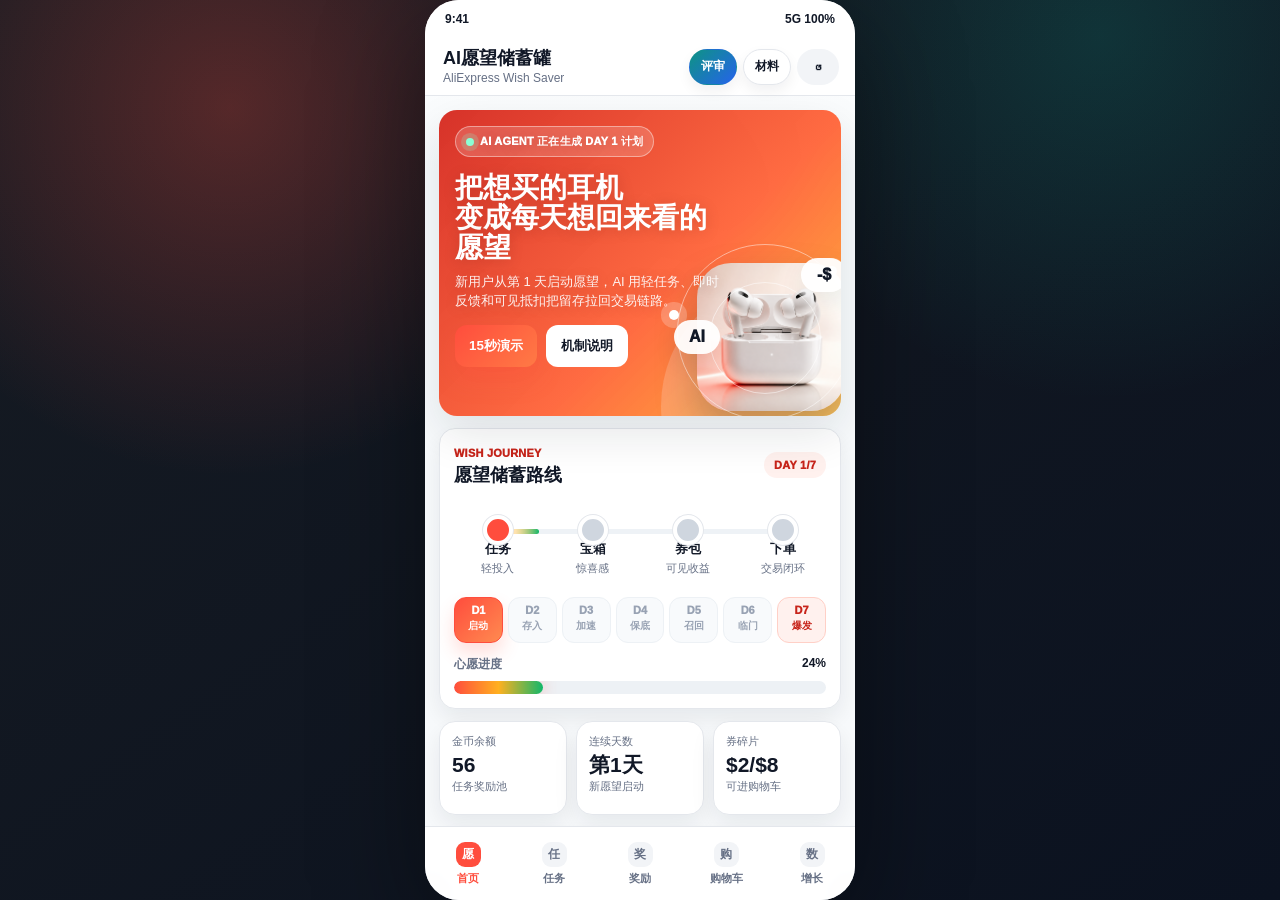
<file: index.html>
<!doctype html>
<html lang="zh-CN">
<head>
  <meta charset="utf-8" />
  <meta name="viewport" content="width=device-width, initial-scale=1, viewport-fit=cover" />
  <meta name="theme-color" content="#ff4d3d" />
  <meta name="description" content="OPC3赛题A AI愿望储蓄罐，专业可交互PWA App原型。" />
  <meta name="apple-mobile-web-app-capable" content="yes" />
  <meta name="apple-mobile-web-app-status-bar-style" content="default" />
  <meta name="apple-mobile-web-app-title" content="愿望储蓄罐" />
  <meta name="format-detection" content="telephone=no" />
  <link rel="manifest" href="./manifest.webmanifest" />
  <link rel="icon" href="./icon.svg" type="image/svg+xml" />
  <link rel="apple-touch-icon" href="./apple-touch-icon.png" />
  <link rel="apple-touch-icon" sizes="180x180" href="./apple-touch-icon.png" />
  <link rel="stylesheet" href="./styles.css" />
  <title>AI愿望储蓄罐</title>
</head>
<body>
  <main id="appShell" class="phone-shell" role="application" aria-label="AI愿望储蓄罐App">
    <div class="status-bar" aria-hidden="true">
      <span>9:41</span>
      <span>5G 100%</span>
    </div>

    <header class="topbar">
      <div class="brand-block">
        <strong>AI愿望储蓄罐</strong>
        <span>AliExpress Wish Saver</span>
      </div>
      <div class="top-actions">
        <button id="judgeModeBtn" class="review-btn" type="button">评审</button>
        <a class="download-btn" href="./downloads.html" aria-label="打开提交材料下载中心">材料</a>
        <button id="resetBtn" class="icon-btn" type="button" aria-label="重置演示">↺</button>
        <button id="installBtn" class="install-btn" type="button" hidden>安装</button>
      </div>
    </header>

    <section id="view-home" class="view active" data-view="home">
      <section class="hero-panel">
        <div class="hero-copy">
          <span class="ai-badge"><i></i>AI Agent 正在生成 Day 1 计划</span>
          <h1>把想买的耳机<br>变成每天想回来看的愿望</h1>
          <p id="heroCopy">新用户从第 1 天启动愿望，AI 用轻任务、即时反馈和可见抵扣把留存拉回交易链路。</p>
          <div class="hero-actions">
            <button id="autoDemoBtn" class="primary" type="button">15秒演示</button>
            <button class="ghost" type="button" data-open-rules>机制说明</button>
          </div>
        </div>
        <div class="product-stage" aria-label="愿望商品动态展示">
          <img src="./assets/earbuds-hero.png" alt="白色无线耳机和充电盒" />
          <div class="orbit orbit-one"></div>
          <div class="orbit orbit-two"></div>
          <div class="route-pulse pulse-one"></div>
          <div class="route-pulse pulse-two"></div>
          <div class="floating-chip chip-ai">AI</div>
          <div class="floating-chip chip-coupon">-$</div>
        </div>
      </section>

      <article class="journey-card">
        <div class="card-topline">
          <div>
            <span class="eyebrow">Wish Journey</span>
            <h2>愿望储蓄路线</h2>
          </div>
          <span id="dayText" class="day-pill">Day 1/7</span>
        </div>
        <div class="journey-map" aria-label="愿望储蓄路线">
          <div class="journey-line"><i id="journeyFlow"></i></div>
          <div class="journey-node" data-step="task"><b>任务</b><span>轻投入</span></div>
          <div class="journey-node" data-step="box"><b>宝箱</b><span>惊喜感</span></div>
          <div class="journey-node" data-step="coupon"><b>券包</b><span>可见收益</span></div>
          <div class="journey-node" data-step="cart"><b>下单</b><span>交易闭环</span></div>
        </div>
        <div class="week-strip" aria-label="7天留存周期">
          <span class="active">D1<br><b>启动</b></span>
          <span>D2<br><b>存入</b></span>
          <span>D3<br><b>加速</b></span>
          <span>D4<br><b>保底</b></span>
          <span>D5<br><b>召回</b></span>
          <span>D6<br><b>临门</b></span>
          <span class="boom">D7<br><b>爆发</b></span>
        </div>
        <div class="progress-block">
          <div class="progress-label">
            <span>心愿进度</span>
            <strong id="progressText">24%</strong>
          </div>
          <div class="progress-track" aria-label="心愿储蓄进度">
            <div id="progressBar" class="progress-fill"></div>
          </div>
        </div>
      </article>

      <div class="metric-grid" aria-label="核心状态">
        <div class="metric-card"><small>金币余额</small><strong id="coinsText">56</strong><span>任务奖励池</span></div>
        <div class="metric-card"><small>连续天数</small><strong id="streakText">第1天</strong><span>新愿望启动</span></div>
        <div class="metric-card"><small>券碎片</small><strong id="discountText">$2/$8</strong><span>可进购物车</span></div>
      </div>

      <article class="ai-panel">
        <div class="panel-title">
          <div>
            <span class="eyebrow">AI Decision</span>
            <h2>今日为什么这样安排</h2>
          </div>
          <button id="rerollBtn" class="text-btn" type="button">AI重排</button>
        </div>
        <p id="aiNote">你是 Day 1 新用户，系统先给 3 个 60 秒内任务，降低第一次进入的心理负担。</p>
        <div class="signal-row">
          <span id="intentSignal">购买意图 72</span>
          <span id="fatigueSignal">疲劳风险 18</span>
          <span id="budgetSignal">奖励预算安全</span>
        </div>
      </article>

      <article class="decision-feed">
        <div class="panel-title">
          <div>
            <span class="eyebrow">Live Evidence</span>
            <h2>实时决策日志</h2>
          </div>
          <span class="feed-tag">可追踪</span>
        </div>
        <div id="decisionFeed" class="feed-list" aria-live="polite"></div>
      </article>

      <div class="section-head">
        <h2>今日互动任务</h2>
        <span id="taskSummary">0/3 完成</span>
      </div>
      <div id="homeTasks" class="task-list"></div>
    </section>

    <section id="view-tasks" class="view" data-view="tasks">
      <div class="page-title">
        <span class="eyebrow">Mission Agent</span>
        <h1>任务链不是签到表，是一条可玩的路径</h1>
        <p>每个任务都对应用户行为、奖励成本和交易信号，完成后会实时写入愿望路线。</p>
      </div>

      <div class="mission-simulator">
        <button class="sim-card" type="button" data-simulate="browse">
          <b>模拟浏览</b>
          <span>看 3 件相似新品</span>
        </button>
        <button class="sim-card" type="button" data-simulate="favorite">
          <b>收藏备选</b>
          <span>强化心愿商品意图</span>
        </button>
        <button class="sim-card" type="button" data-simulate="price">
          <b>价格趋势</b>
          <span>让用户理解现在买不买</span>
        </button>
      </div>

      <div class="rescue-banner">
        <strong>断签保护：不清零</strong>
        <span>如果 Day 1 未完成，保留 70% 当日进度，并给一个 30 秒补救任务，避免用户直接流失。</span>
      </div>

      <div id="taskList" class="task-list expanded"></div>

      <article class="logic-card">
        <span class="eyebrow">Personalization</span>
        <h2>任务生成逻辑</h2>
        <p>Mission Agent 读取活跃时段、商品意图、疲劳风险和历史奖励敏感度；Reward Budget Agent 再校验金币、券碎片和免邮权益的成本边界。</p>
      </article>
    </section>

    <section id="view-rewards" class="view" data-view="rewards">
      <div class="page-title">
        <span class="eyebrow">Reward System</span>
        <h1>奖励要有期待感，也要可解释</h1>
        <p>宝箱负责情绪峰值，券碎片负责交易转化，保底机制负责公平感。</p>
      </div>

      <div class="reward-showcase">
        <article id="chestCard" class="chest-card">
          <div class="chest-visual" aria-hidden="true">
            <span class="lid"></span>
            <span class="box"></span>
            <i></i><i></i><i></i>
          </div>
          <div>
            <span class="eyebrow">Surprise Box</span>
            <h2>惊喜宝箱</h2>
            <p id="chestHint">完成任意 2 个任务后开启，奖励自动进入心愿罐。</p>
            <button id="openChestBtn" type="button">开启宝箱</button>
          </div>
        </article>

        <article class="wheel-card">
          <div id="rewardWheel" class="reward-wheel" aria-hidden="true">
            <span>金币</span><span>券</span><span>加速</span><span>免邮</span>
          </div>
          <div>
            <span class="eyebrow">Wish Accelerator</span>
            <h2>愿望加速器</h2>
            <p>12 金币转一次，连续未中券时小保底会提升。</p>
            <button id="drawBtn" type="button">转一次</button>
          </div>
        </article>
      </div>

      <article class="coupon-card">
        <div>
          <span>耳机专属券</span>
          <strong>$8 OFF</strong>
          <p id="couponHint">集满 $8 券碎片后，自动绑定当前愿望商品。</p>
        </div>
        <button id="redeemBtn" type="button">兑换</button>
      </article>

      <article class="probability-card">
        <div><b>金币</b><span>54%</span></div>
        <div><b>券碎片</b><span>26%</span></div>
        <div><b>免邮权益</b><span>12%</span></div>
        <div><b>加速卡</b><span>8%</span></div>
      </article>
    </section>

    <section id="view-cart" class="view" data-view="cart">
      <div class="page-title">
        <span class="eyebrow">Commerce Loop</span>
        <h1>所有游戏行为都要回到购物车</h1>
        <p>评委最关心的不是好玩，而是“好玩以后能不能提高留存和成交”。</p>
      </div>

      <article class="cart-card">
        <div class="cart-product">
          <img src="./assets/earbuds-hero.png" alt="白色无线耳机和充电盒" />
          <div>
            <h2>Wireless Earbuds</h2>
            <p>Noise-Canceling · Global Shipping</p>
          </div>
        </div>
        <div class="cart-row"><span>商品金额</span><strong>$59.99</strong></div>
        <div class="cart-row"><span>愿望储蓄抵扣</span><strong id="cartDiscount">-$2.00</strong></div>
        <div class="cart-row"><span>AI免邮权益</span><strong id="shippingDiscount">-$0.00</strong></div>
        <div class="cart-row total"><span>预计支付</span><strong id="payText">$57.99</strong></div>
        <button id="checkoutBtn" class="wide green" type="button">确认下单演示</button>
      </article>

      <article class="cart-bridge">
        <h2>为什么这个机制更像 App 而不是活动页</h2>
        <p>任务、奖励、愿望、购物车四个模块共享同一份状态。用户每一次互动都会改变权益、进度和交易价格，形成“今天回来看看”的理由。</p>
      </article>
    </section>

    <section id="view-growth" class="view" data-view="growth">
      <div class="page-title">
        <span class="eyebrow">Judging Dashboard</span>
        <h1>给评委看的增长证明</h1>
        <p>这不是只讲创意，而是可以实验、可量化、可风控的留存系统。</p>
      </div>
      <div class="growth-grid">
        <div class="growth-card"><span>D7留存提升</span><strong>+8.6%</strong><small>AI任务组 vs 固定任务组</small></div>
        <div class="growth-card"><span>任务完成率</span><strong>+14%</strong><small>个性化难度调节</small></div>
        <div class="growth-card"><span>补贴ROI</span><strong>+11%</strong><small>Reward Budget Agent</small></div>
        <div class="growth-card"><span>券核销率</span><strong>+9.3%</strong><small>愿望商品绑定</small></div>
      </div>

      <article class="resource-matrix">
        <div class="panel-title">
          <div>
            <span class="eyebrow">Resource Matrix</span>
            <h2>4+ 平台资源位导流</h2>
          </div>
        </div>
        <div class="resource-row"><b>开机屏</b><span>3秒强利益点 + D7爆发预告</span><em>CTR 3.8%-5.2%</em></div>
        <div class="resource-row"><b>首页卡片</b><span>心愿商品图 + 今日存入 CTA</span><em>CTR 7.5%-9.0%</em></div>
        <div class="resource-row"><b>弹窗</b><span>断签召回 + 70%进度保留</span><em>CTR 12%-16%</em></div>
        <div class="resource-row"><b>支付完成页</b><span>买后开启下一个愿望</span><em>CTR 9%-13%</em></div>
        <div class="resource-row"><b>我的页浮点</b><span>金币/券碎片实时提醒</span><em>CTR 6%-8%</em></div>
      </article>

      <article class="agent-card">
        <div><b>Mission Agent</b><span>生成轻任务和补救任务</span></div>
        <div><b>Reward Budget Agent</b><span>控制奖励成本和概率</span></div>
        <div><b>Commerce Agent</b><span>把权益落到购物车和券包</span></div>
        <div><b>Risk Agent</b><span>限制赌博化表达与沉迷风险</span></div>
      </article>

      <article class="submission-checklist">
        <span class="eyebrow">Submission Ready</span>
        <h2>赛题A强制项对照</h2>
        <div class="check-row"><b>可交互原型</b><span>已完成 H5 / PWA / APK 在线演示</span></div>
        <div class="check-row"><b>AIGC应用说明</b><span>已写入 Mission、Reward、Commerce、Risk 四类 Agent</span></div>
        <div class="check-row"><b>设计规范文档</b><span>已覆盖开机屏、首页、弹窗、支付完成页、我的页资源位</span></div>
        <div class="check-row"><b>奖励机制说明</b><span>已包含概率、保底、预算和财务测算</span></div>
        <div class="check-row"><b>路演Deck</b><span>10页标准版 + 11页队伍信息版</span></div>
        <a class="material-link" href="./downloads.html">打开提交材料下载中心</a>
      </article>

      <article class="logic-card">
        <span class="eyebrow">A/B Test</span>
        <h2>建议实验设计</h2>
        <ul>
          <li>固定签到 vs AI个性化任务链</li>
          <li>普通金币中心 vs 心愿商品储蓄罐</li>
          <li>断签清零 vs 70%保留 + 补救任务</li>
          <li>固定奖励 vs 随机宝箱 + 透明概率 + 小保底</li>
        </ul>
      </article>
    </section>

    <nav class="tabbar" aria-label="主导航">
      <button class="tab active" type="button" data-target="home"><span>愿</span><b>首页</b></button>
      <button class="tab" type="button" data-target="tasks"><span>任</span><b>任务</b></button>
      <button class="tab" type="button" data-target="rewards"><span>奖</span><b>奖励</b></button>
      <button class="tab" type="button" data-target="cart"><span>购</span><b>购物车</b></button>
      <button class="tab" type="button" data-target="growth"><span>数</span><b>增长</b></button>
    </nav>

    <dialog id="rulesDialog">
      <h2>奖励与风控规则</h2>
      <p>1. 默认从 Day 1 开始，不伪造成 6 天老用户。</p>
      <p>2. 断签不清零，保留 70% 当日进度，并提供补救任务。</p>
      <p>3. 宝箱与转盘展示概率、保底和预算约束，避免赌博化表达。</p>
      <p>4. 所有权益必须能回流到心愿商品、券包或购物车。</p>
      <button class="wide" type="button" data-close-rules>知道了</button>
    </dialog>

    <div id="motionLayer" class="motion-layer" aria-hidden="true"></div>
    <div id="toast" class="toast" role="status" aria-live="polite"></div>
  </main>
  <script src="./app.js" defer></script>
</body>
</html>
</file>
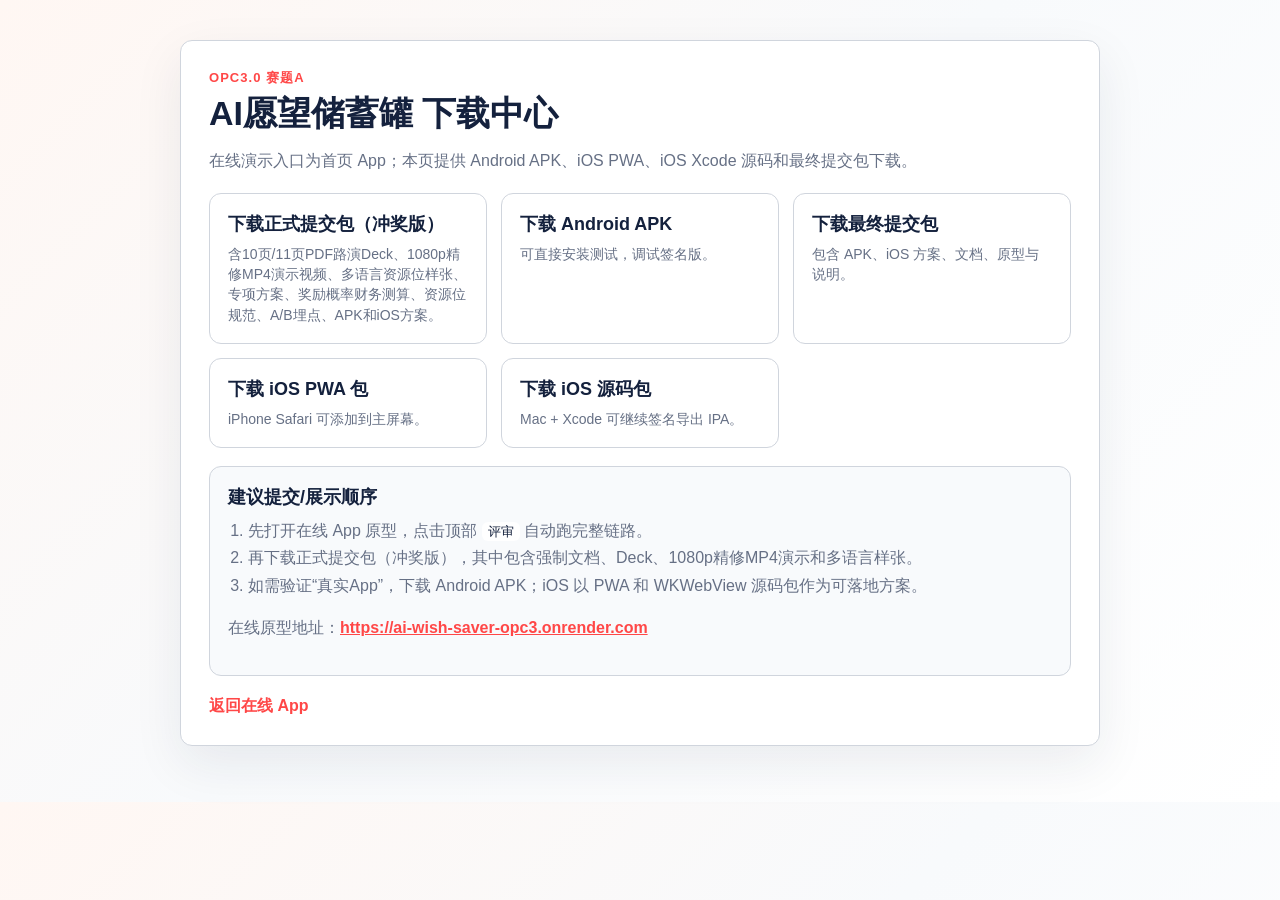
<file: downloads.html>
<!doctype html>
<html lang="zh-CN">
<head>
  <meta charset="utf-8" />
  <meta name="viewport" content="width=device-width, initial-scale=1" />
  <title>AI愿望储蓄罐 下载中心</title>
  <style>
    :root { color-scheme: light; font-family: "Segoe UI", "Microsoft YaHei", Arial, sans-serif; --red:#ff4747; --ink:#14213d; --muted:#667085; --line:#d0d5dd; --soft:#f8fafc; }
    * { box-sizing: border-box; }
    body { margin: 0; background: linear-gradient(135deg,#fff7f3,#f8fafc 48%,#fff); color: var(--ink); }
    main { max-width: 960px; margin: 0 auto; padding: 40px 20px 56px; }
    .hero { background: #fff; border: 1px solid var(--line); border-radius: 12px; padding: 28px; box-shadow: 0 18px 50px rgba(20,33,61,.08); }
    .kicker { color: var(--red); font-size: 13px; font-weight: 900; letter-spacing: .08em; text-transform: uppercase; }
    h1 { margin: 8px 0; font-size: 34px; line-height: 1.1; }
    p { color: var(--muted); line-height: 1.65; }
    .grid { display: grid; grid-template-columns: repeat(auto-fit, minmax(240px, 1fr)); gap: 14px; margin-top: 18px; }
    a.card { display: block; text-decoration: none; color: inherit; background: #fff; border: 1px solid var(--line); border-radius: 12px; padding: 18px; transition: .18s ease; }
    a.card:hover { transform: translateY(-2px); border-color: var(--red); box-shadow: 0 14px 32px rgba(20,33,61,.08); }
    a.card strong { display: block; margin-bottom: 8px; font-size: 18px; }
    a.card span { color: var(--muted); font-size: 14px; line-height: 1.45; }
    .primary { background: var(--red); color: #fff; border-color: var(--red); }
    .primary span { color: rgba(255,255,255,.86); }
    .proof { margin-top: 18px; padding: 18px; border: 1px solid var(--line); border-radius: 12px; background: #f8fafc; }
    .proof strong { display: block; margin-bottom: 8px; font-size: 18px; }
    .proof ol { margin: 0 0 10px 20px; padding: 0; color: var(--muted); line-height: 1.7; }
    .proof a { color: var(--red); font-weight: 800; }
    .proof code { padding: 2px 6px; border-radius: 6px; background: #fff; color: var(--ink); }
    .back { display: inline-flex; margin-top: 20px; color: var(--red); font-weight: 800; text-decoration: none; }
  </style>
</head>
<body>
  <main>
    <section class="hero">
      <div class="kicker">OPC3.0 赛题A</div>
      <h1>AI愿望储蓄罐 下载中心</h1>
      <p>在线演示入口为首页 App；本页提供 Android APK、iOS PWA、iOS Xcode 源码和最终提交包下载。</p>
      <div class="grid">
        <a class="card primary" href="./downloads/OPC3赛题A_AI愿望储蓄罐_正式提交包_冲奖版.zip" download>
          <strong>下载正式提交包（冲奖版）</strong>
          <span>含10页/11页PDF路演Deck、1080p精修MP4演示视频、多语言资源位样张、专项方案、奖励概率财务测算、资源位规范、A/B埋点、APK和iOS方案。</span>
        </a>
        <a class="card primary" href="./downloads/OPC3赛题A_AI愿望储蓄罐.apk" download>
          <strong>下载 Android APK</strong>
          <span>可直接安装测试，调试签名版。</span>
        </a>
        <a class="card" href="./downloads/OPC3赛题A_AI愿望储蓄罐_最终提交包_含APK_iOS.zip" download>
          <strong>下载最终提交包</strong>
          <span>包含 APK、iOS 方案、文档、原型与说明。</span>
        </a>
        <a class="card" href="./downloads/OPC3A_AIWishSaver_iOS_PWA.zip" download>
          <strong>下载 iOS PWA 包</strong>
          <span>iPhone Safari 可添加到主屏幕。</span>
        </a>
        <a class="card" href="./downloads/OPC3A_AIWishSaver_iOS_WKWebView_Source.zip" download>
          <strong>下载 iOS 源码包</strong>
          <span>Mac + Xcode 可继续签名导出 IPA。</span>
        </a>
      </div>
      <div class="proof">
        <strong>建议提交/展示顺序</strong>
        <ol>
          <li>先打开在线 App 原型，点击顶部 <code>评审</code> 自动跑完整链路。</li>
          <li>再下载正式提交包（冲奖版），其中包含强制文档、Deck、1080p精修MP4演示和多语言样张。</li>
          <li>如需验证“真实App”，下载 Android APK；iOS 以 PWA 和 WKWebView 源码包作为可落地方案。</li>
        </ol>
        <p>在线原型地址：<a href="https://ai-wish-saver-opc3.onrender.com">https://ai-wish-saver-opc3.onrender.com</a></p>
      </div>
      <a class="back" href="./">返回在线 App</a>
    </section>
  </main>
</body>
</html>
</file>
<file: styles.css>
:root {
  --red: #ff4d3d;
  --red-dark: #c7241a;
  --amber: #ffb020;
  --green: #12b76a;
  --teal: #0e9384;
  --blue: #2563eb;
  --ink: #111827;
  --muted: #667085;
  --line: #e4e7ec;
  --soft: #f8fafc;
  --card: #ffffff;
  --cream: #fff7ed;
  --shadow: 0 18px 46px rgba(17, 24, 39, 0.11);
  --shadow-soft: 0 10px 24px rgba(17, 24, 39, 0.08);
  font-family: "Segoe UI", "PingFang SC", "Microsoft YaHei", Arial, sans-serif;
}

* {
  box-sizing: border-box;
  -webkit-tap-highlight-color: transparent;
}

html,
body {
  min-height: 100%;
  margin: 0;
}

body {
  width: 100vw;
  overflow: hidden;
  background:
    radial-gradient(circle at 18% 12%, rgba(255, 77, 61, 0.28), transparent 28%),
    radial-gradient(circle at 86% 4%, rgba(14, 147, 132, 0.23), transparent 26%),
    linear-gradient(145deg, #161b22 0%, #0b1220 100%);
  color: var(--ink);
  display: flex;
  align-items: center;
  justify-content: center;
}

button {
  border: 0;
  border-radius: 12px;
  min-height: 42px;
  padding: 10px 14px;
  color: #fff;
  background: var(--red);
  font-family: inherit;
  font-weight: 900;
  cursor: pointer;
  transition: transform 0.18s ease, box-shadow 0.18s ease, opacity 0.18s ease;
}

button:active {
  transform: translateY(1px) scale(0.99);
}

button:disabled {
  opacity: 0.48;
  cursor: not-allowed;
  transform: none;
}

button.primary {
  background: linear-gradient(135deg, var(--red), #ff7a45);
  box-shadow: 0 12px 24px rgba(255, 77, 61, 0.28);
}

button.ghost,
button.secondary {
  color: var(--ink);
  background: #fff;
  border: 1px solid rgba(255, 255, 255, 0.58);
}

button.green {
  background: linear-gradient(135deg, var(--green), var(--teal));
}

.wide {
  width: 100%;
}

.phone-shell {
  position: relative;
  width: 100vw;
  max-width: 430px;
  height: min(932px, 100vh);
  background:
    linear-gradient(180deg, #fff 0, #f7fafc 170px, #f8fafc 100%);
  overflow: hidden;
  box-shadow: 0 32px 110px rgba(0, 0, 0, 0.42);
}

@media (min-width: 520px) {
  .phone-shell {
    width: 430px;
    height: 900px;
    border-radius: 34px;
  }
}

.status-bar {
  height: 38px;
  padding: 0 20px;
  background: rgba(255, 255, 255, 0.92);
  display: flex;
  align-items: center;
  justify-content: space-between;
  font-size: 12px;
  font-weight: 900;
}

.topbar {
  height: 58px;
  padding: 0 16px 0 18px;
  background: rgba(255, 255, 255, 0.96);
  border-bottom: 1px solid var(--line);
  display: flex;
  align-items: center;
  justify-content: space-between;
  gap: 12px;
  backdrop-filter: blur(14px);
}

.brand-block {
  min-width: 0;
}

.brand-block strong {
  display: block;
  font-size: 18px;
  line-height: 1;
  white-space: nowrap;
}

.brand-block span {
  display: block;
  margin-top: 4px;
  color: var(--muted);
  font-size: 12px;
  white-space: nowrap;
  overflow: hidden;
  text-overflow: ellipsis;
}

.top-actions {
  flex: 0 0 auto;
  display: flex;
  gap: 6px;
  align-items: center;
}

.icon-btn,
.install-btn,
.review-btn,
.download-btn {
  width: 42px;
  min-height: 36px;
  padding: 0;
  border-radius: 999px;
}

.icon-btn {
  color: var(--ink);
  background: #f2f4f7;
}

.install-btn {
  width: 52px;
  background: linear-gradient(135deg, var(--red), var(--amber));
}

.review-btn,
.download-btn {
  width: 48px;
  color: var(--ink);
  background: #fff;
  border: 1px solid var(--line);
  font-size: 12px;
  box-shadow: 0 6px 14px rgba(17, 24, 39, 0.06);
}

.download-btn {
  display: inline-flex;
  align-items: center;
  justify-content: center;
  text-decoration: none;
  font-weight: 950;
}

.review-btn {
  color: #fff;
  border-color: transparent;
  background: linear-gradient(135deg, var(--teal), var(--blue));
}

.view {
  position: absolute;
  inset: 96px 0 74px;
  padding: 14px;
  overflow: auto;
  overflow-x: hidden;
  display: none;
  scroll-behavior: smooth;
}

.view.active {
  display: block;
  animation: viewIn 0.26s ease both;
}

.view::-webkit-scrollbar {
  width: 0;
}

.hero-panel {
  min-height: 306px;
  padding: 16px;
  color: #fff;
  background:
    linear-gradient(135deg, rgba(214, 46, 37, 0.98), rgba(255, 101, 58, 0.96) 58%, rgba(255, 176, 32, 0.88)),
    radial-gradient(circle at 75% 30%, rgba(255, 255, 255, 0.22), transparent 26%);
  border-radius: 18px;
  position: relative;
  overflow: hidden;
  box-shadow: var(--shadow);
}

.hero-panel::after {
  content: "";
  position: absolute;
  inset: auto -80px -120px auto;
  width: 260px;
  height: 260px;
  border-radius: 50%;
  background: rgba(255, 255, 255, 0.18);
}

.hero-copy {
  position: relative;
  z-index: 2;
  max-width: 286px;
  text-shadow: 0 2px 14px rgba(95, 20, 15, 0.22);
}

.ai-badge,
.eyebrow,
.day-pill {
  display: inline-flex;
  align-items: center;
  gap: 6px;
  letter-spacing: 0.02em;
  font-size: 11px;
  font-weight: 950;
  text-transform: uppercase;
}

.ai-badge {
  border: 1px solid rgba(255, 255, 255, 0.42);
  border-radius: 999px;
  padding: 7px 10px;
  background: rgba(255, 255, 255, 0.17);
}

.ai-badge i {
  width: 8px;
  height: 8px;
  border-radius: 50%;
  background: #8cffd5;
  box-shadow: 0 0 0 5px rgba(140, 255, 213, 0.2);
  animation: livePulse 1.4s ease infinite;
}

.hero-panel h1 {
  margin: 16px 0 8px;
  max-width: 278px;
  font-size: 28px;
  line-height: 1.08;
  letter-spacing: 0;
}

.hero-panel p {
  margin: 0;
  max-width: 268px;
  color: rgba(255, 255, 255, 0.92);
  font-size: 13px;
  line-height: 1.52;
}

.hero-actions {
  display: flex;
  gap: 9px;
  margin-top: 14px;
}

.product-stage {
  position: absolute;
  right: -22px;
  bottom: -8px;
  z-index: 1;
  width: 204px;
  height: 176px;
  pointer-events: none;
}

.product-stage img {
  position: absolute;
  right: 18px;
  bottom: 13px;
  width: 148px;
  height: 148px;
  object-fit: cover;
  border-radius: 34px;
  box-shadow: 0 22px 42px rgba(17, 24, 39, 0.26);
  animation: productFloat 4s ease-in-out infinite;
}

.orbit {
  position: absolute;
  border: 1px solid rgba(255, 255, 255, 0.48);
  border-radius: 50%;
  animation: spin 9s linear infinite;
}

.orbit-one {
  right: 10px;
  bottom: 4px;
  width: 176px;
  height: 176px;
}

.orbit-two {
  right: 42px;
  bottom: 30px;
  width: 112px;
  height: 112px;
  animation-duration: 6s;
  animation-direction: reverse;
}

.route-pulse {
  position: absolute;
  width: 10px;
  height: 10px;
  border-radius: 50%;
  background: #fff;
  box-shadow: 0 0 0 8px rgba(255, 255, 255, 0.22);
  animation: routeMove 3.2s ease-in-out infinite;
}

.pulse-one {
  left: 10px;
  top: 62px;
}

.pulse-two {
  right: 26px;
  top: 18px;
  animation-delay: 1.2s;
}

.floating-chip {
  position: absolute;
  z-index: 3;
  min-width: 46px;
  padding: 8px 10px;
  color: var(--ink);
  background: rgba(255, 255, 255, 0.94);
  border-radius: 999px;
  font-weight: 950;
  text-align: center;
  box-shadow: var(--shadow-soft);
  animation: chipFloat 3.6s ease-in-out infinite;
}

.chip-ai {
  right: 143px;
  bottom: 70px;
}

.chip-coupon {
  right: 16px;
  bottom: 132px;
  animation-delay: 1.3s;
}

.journey-card,
.ai-panel,
.logic-card,
.cart-card,
.cart-bridge,
.coupon-card,
.metric-card,
.growth-card,
.agent-card,
.probability-card,
.chest-card,
.wheel-card,
.decision-feed,
.submission-checklist {
  background: var(--card);
  border: 1px solid var(--line);
  border-radius: 16px;
  box-shadow: var(--shadow-soft);
}

.journey-card {
  margin-top: 12px;
  padding: 14px;
}

.card-topline,
.panel-title,
.section-head {
  display: flex;
  align-items: center;
  justify-content: space-between;
  gap: 10px;
}

.eyebrow {
  color: var(--red-dark);
}

.card-topline h2,
.panel-title h2,
.logic-card h2,
.cart-bridge h2,
.chest-card h2,
.wheel-card h2 {
  margin: 2px 0 0;
  font-size: 18px;
}

.day-pill {
  flex: 0 0 auto;
  padding: 7px 10px;
  color: var(--red-dark);
  background: #fff1ee;
  border-radius: 999px;
}

.journey-map {
  position: relative;
  display: grid;
  grid-template-columns: repeat(4, 1fr);
  gap: 8px;
  margin: 18px 0 14px;
}

.journey-line {
  position: absolute;
  left: 10%;
  right: 10%;
  top: 24px;
  height: 5px;
  border-radius: 999px;
  background: #eef2f6;
  overflow: hidden;
}

.journey-line i {
  display: block;
  width: 20%;
  height: 100%;
  border-radius: inherit;
  background: linear-gradient(90deg, var(--red), var(--amber), var(--green));
  transition: width 0.5s ease;
  position: relative;
}

.journey-line i::after {
  content: "";
  position: absolute;
  inset: 0;
  background: linear-gradient(90deg, transparent, rgba(255, 255, 255, 0.65), transparent);
  animation: shimmer 1.6s linear infinite;
}

.journey-node {
  position: relative;
  z-index: 2;
  min-height: 78px;
  padding-top: 35px;
  text-align: center;
  color: var(--muted);
}

.journey-node::before {
  content: "";
  position: absolute;
  top: 10px;
  left: 50%;
  width: 22px;
  height: 22px;
  border-radius: 50%;
  transform: translateX(-50%);
  border: 4px solid #fff;
  background: #cfd6df;
  box-shadow: 0 0 0 1px var(--line);
}

.journey-node.done::before {
  background: var(--green);
}

.journey-node.active::before {
  background: var(--red);
  animation: nodePulse 1.4s ease infinite;
}

.journey-node b,
.journey-node span {
  display: block;
}

.journey-node b {
  color: var(--ink);
  font-size: 13px;
}

.journey-node span {
  margin-top: 3px;
  font-size: 11px;
}

.week-strip {
  display: grid;
  grid-template-columns: repeat(7, 1fr);
  gap: 5px;
  margin: 2px 0 13px;
}

.week-strip span {
  min-height: 46px;
  padding: 7px 2px;
  border: 1px solid #edf1f5;
  border-radius: 12px;
  color: #98a2b3;
  background: #f8fafc;
  text-align: center;
  font-size: 11px;
  font-weight: 950;
  line-height: 1.05;
}

.week-strip b {
  display: block;
  margin-top: 4px;
  font-size: 10px;
  font-weight: 800;
}

.week-strip .active {
  color: #fff;
  border-color: var(--red);
  background: linear-gradient(135deg, var(--red), #ff8a50);
  box-shadow: 0 10px 18px rgba(255, 77, 61, 0.18);
}

.week-strip .boom {
  color: var(--red-dark);
  border-color: #ffd0c7;
  background: #fff1ee;
}

.progress-block {
  margin-top: 2px;
}

.progress-label {
  display: flex;
  justify-content: space-between;
  color: var(--muted);
  font-size: 12px;
  font-weight: 850;
}

.progress-label strong {
  color: var(--ink);
}

.progress-track {
  height: 13px;
  margin-top: 8px;
  background: #edf1f5;
  border-radius: 999px;
  overflow: hidden;
}

.progress-fill {
  width: 0;
  height: 100%;
  border-radius: inherit;
  background: linear-gradient(90deg, var(--red), var(--amber), var(--green));
  box-shadow: 0 0 18px rgba(255, 77, 61, 0.38);
  transition: width 0.55s ease;
}

.metric-grid,
.growth-grid {
  display: grid;
  gap: 9px;
}

.metric-grid {
  grid-template-columns: repeat(3, 1fr);
  margin-top: 12px;
}

.metric-card {
  min-height: 94px;
  padding: 12px;
}

.metric-card small,
.metric-card span,
.growth-card span,
.growth-card small {
  display: block;
  color: var(--muted);
  font-size: 11px;
  line-height: 1.35;
}

.metric-card strong {
  display: block;
  margin: 5px 0 3px;
  font-size: 21px;
  line-height: 1.05;
}

.ai-panel {
  margin-top: 12px;
  padding: 14px;
  background:
    linear-gradient(135deg, rgba(236, 254, 255, 0.96), rgba(255, 255, 255, 0.96));
}

.ai-panel p,
.logic-card p,
.cart-bridge p,
.page-title p,
.chest-card p,
.wheel-card p,
.coupon-card p {
  margin: 8px 0 0;
  color: var(--muted);
  font-size: 13px;
  line-height: 1.55;
}

.text-btn {
  min-height: auto;
  padding: 0;
  color: var(--teal);
  background: transparent;
}

.signal-row {
  display: flex;
  flex-wrap: wrap;
  gap: 6px;
  margin-top: 10px;
}

.signal-row span {
  padding: 6px 8px;
  border-radius: 999px;
  color: #155e63;
  background: rgba(204, 251, 241, 0.9);
  font-size: 11px;
  font-weight: 850;
}

.decision-feed {
  margin-top: 12px;
  padding: 14px;
}

.feed-tag {
  flex: 0 0 auto;
  padding: 6px 9px;
  border-radius: 999px;
  color: #155e63;
  background: #ccfbf1;
  font-size: 11px;
  font-weight: 950;
}

.feed-list {
  display: grid;
  gap: 7px;
  margin-top: 10px;
}

.feed-list span {
  display: grid;
  grid-template-columns: auto 1fr;
  gap: 8px;
  align-items: start;
  padding: 8px 10px;
  border-radius: 12px;
  color: var(--muted);
  background: #f8fafc;
  font-size: 12px;
  line-height: 1.4;
}

.feed-list span::before {
  content: "";
  width: 7px;
  height: 7px;
  margin-top: 5px;
  border-radius: 50%;
  background: var(--green);
  box-shadow: 0 0 0 4px rgba(18, 183, 106, 0.13);
}

.section-head {
  margin: 18px 2px 8px;
}

.section-head h2,
.page-title h1 {
  margin: 0;
}

.section-head span {
  color: var(--muted);
  font-size: 12px;
  font-weight: 850;
}

.task-list {
  display: grid;
  gap: 9px;
}

.task {
  display: grid;
  grid-template-columns: 1fr auto;
  gap: 11px;
  align-items: center;
  padding: 13px;
  background: #fff;
  border: 1px solid var(--line);
  border-radius: 15px;
  box-shadow: 0 8px 18px rgba(17, 24, 39, 0.05);
  transition: border-color 0.2s ease, transform 0.2s ease, background 0.2s ease;
}

.task.done {
  background: #ecfdf3;
  border-color: #abefc6;
}

.task:hover {
  transform: translateY(-1px);
}

.task-title {
  display: flex;
  align-items: center;
  gap: 8px;
  font-weight: 950;
}

.task-index {
  width: 24px;
  height: 24px;
  border-radius: 50%;
  color: #fff;
  background: var(--ink);
  display: inline-flex;
  align-items: center;
  justify-content: center;
  font-size: 12px;
}

.task.done .task-index {
  background: var(--green);
}

.task small,
.task em {
  display: block;
}

.task small {
  margin-top: 5px;
  color: var(--muted);
  font-size: 12px;
  line-height: 1.4;
}

.task em {
  margin-top: 6px;
  color: var(--red-dark);
  font-size: 11px;
  font-style: normal;
  font-weight: 850;
}

.task button {
  min-width: 76px;
}

.page-title {
  padding: 4px 2px 10px;
}

.page-title h1 {
  margin-top: 4px;
  font-size: 25px;
  line-height: 1.18;
}

.mission-simulator {
  display: grid;
  grid-template-columns: repeat(3, 1fr);
  gap: 8px;
}

.sim-card {
  min-height: 90px;
  padding: 12px 9px;
  color: var(--ink);
  background: #fff;
  border: 1px solid var(--line);
  text-align: left;
  box-shadow: var(--shadow-soft);
}

.sim-card b,
.sim-card span {
  display: block;
}

.sim-card b {
  font-size: 14px;
}

.sim-card span {
  margin-top: 5px;
  color: var(--muted);
  font-size: 11px;
  line-height: 1.3;
}

.rescue-banner {
  display: grid;
  gap: 5px;
  margin: 12px 0;
  padding: 12px;
  border-left: 4px solid var(--teal);
  border-radius: 14px;
  color: #155e63;
  background: #ecfeff;
  font-size: 13px;
  line-height: 1.45;
}

.logic-card,
.cart-bridge {
  margin-top: 12px;
  padding: 14px;
}

.reward-showcase {
  display: grid;
  gap: 10px;
}

.chest-card,
.wheel-card {
  display: grid;
  grid-template-columns: 112px 1fr;
  gap: 12px;
  align-items: center;
  min-height: 172px;
  padding: 14px;
  overflow: hidden;
}

.chest-visual {
  position: relative;
  width: 104px;
  height: 112px;
  display: flex;
  align-items: flex-end;
  justify-content: center;
}

.chest-visual .box,
.chest-visual .lid {
  position: absolute;
  display: block;
  border-radius: 12px;
  background: linear-gradient(135deg, #ffb020, #ff6b35);
  box-shadow: 0 14px 24px rgba(255, 107, 53, 0.2);
}

.chest-visual .box {
  bottom: 8px;
  width: 88px;
  height: 58px;
}

.chest-visual .box::after {
  content: "";
  position: absolute;
  left: 50%;
  top: 0;
  width: 18px;
  height: 100%;
  transform: translateX(-50%);
  background: rgba(255, 255, 255, 0.35);
}

.chest-visual .lid {
  bottom: 63px;
  width: 96px;
  height: 26px;
  transform-origin: 10% 100%;
  transition: transform 0.42s ease;
}

.chest-card.opened .lid {
  transform: rotate(-18deg) translateY(-9px);
}

.chest-visual i {
  position: absolute;
  bottom: 64px;
  width: 8px;
  height: 8px;
  border-radius: 50%;
  opacity: 0;
  background: var(--green);
}

.chest-card.opened .chest-visual i {
  animation: popCoin 0.9s ease both;
}

.chest-visual i:nth-child(3) {
  left: 26px;
}

.chest-visual i:nth-child(4) {
  left: 50px;
  animation-delay: 0.12s;
}

.chest-visual i:nth-child(5) {
  right: 24px;
  animation-delay: 0.22s;
}

.reward-wheel {
  position: relative;
  width: 104px;
  height: 104px;
  border: 9px solid #fff;
  border-radius: 50%;
  background:
    conic-gradient(var(--red) 0 25%, var(--amber) 0 50%, var(--teal) 0 75%, var(--green) 0 100%);
  box-shadow: 0 12px 28px rgba(17, 24, 39, 0.14);
  transition: transform 0.78s cubic-bezier(0.2, 0.9, 0.2, 1);
}

.reward-wheel::after {
  content: "";
  position: absolute;
  left: 50%;
  top: 50%;
  width: 18px;
  height: 18px;
  border-radius: 50%;
  transform: translate(-50%, -50%);
  background: #fff;
}

.reward-wheel span {
  position: absolute;
  color: #fff;
  font-size: 10px;
  font-weight: 950;
}

.reward-wheel span:nth-child(1) {
  left: 17px;
  top: 18px;
}

.reward-wheel span:nth-child(2) {
  right: 19px;
  top: 18px;
}

.reward-wheel span:nth-child(3) {
  left: 15px;
  bottom: 18px;
}

.reward-wheel span:nth-child(4) {
  right: 16px;
  bottom: 18px;
}

.coupon-card {
  margin-top: 12px;
  padding: 14px;
  display: grid;
  grid-template-columns: 1fr auto;
  gap: 12px;
  align-items: center;
  border-style: dashed;
  border-color: #ff9f8f;
  background: linear-gradient(135deg, var(--cream), #fff);
}

.coupon-card span {
  color: var(--red-dark);
  font-weight: 950;
}

.coupon-card strong {
  display: block;
  margin-top: 3px;
  color: var(--red-dark);
  font-size: 30px;
}

.probability-card {
  display: grid;
  grid-template-columns: repeat(4, 1fr);
  gap: 1px;
  margin-top: 12px;
  overflow: hidden;
}

.probability-card div {
  padding: 12px 8px;
  background: #fff;
  text-align: center;
}

.probability-card b,
.probability-card span {
  display: block;
}

.probability-card b {
  font-size: 12px;
}

.probability-card span {
  margin-top: 3px;
  color: var(--muted);
  font-size: 12px;
}

.cart-card {
  padding: 14px;
}

.cart-product {
  display: grid;
  grid-template-columns: 78px 1fr;
  gap: 12px;
  align-items: center;
  margin-bottom: 12px;
}

.cart-product img {
  width: 78px;
  height: 78px;
  border-radius: 18px;
  object-fit: cover;
  box-shadow: 0 10px 24px rgba(17, 24, 39, 0.12);
}

.cart-product h2 {
  margin: 0 0 4px;
  font-size: 18px;
}

.cart-product p {
  margin: 0;
  color: var(--muted);
  font-size: 12px;
}

.cart-row {
  display: flex;
  align-items: center;
  justify-content: space-between;
  padding: 11px 0;
  border-bottom: 1px solid #edf1f5;
  color: var(--muted);
}

.cart-row strong {
  color: var(--ink);
}

.cart-row.total {
  color: var(--ink);
  font-size: 18px;
}

.cart-card .wide {
  margin-top: 13px;
}

.growth-grid {
  grid-template-columns: repeat(2, 1fr);
  margin-top: 10px;
}

.growth-card {
  min-height: 112px;
  padding: 13px;
}

.growth-card strong {
  display: block;
  margin: 8px 0 5px;
  color: var(--red-dark);
  font-size: 27px;
}

.agent-card {
  display: grid;
  gap: 8px;
  margin-top: 12px;
  padding: 14px;
}

.resource-matrix {
  display: grid;
  gap: 8px;
  margin-top: 12px;
  padding: 14px;
  background: #fff;
  border: 1px solid var(--line);
  border-radius: 16px;
  box-shadow: var(--shadow-soft);
}

.resource-row {
  display: grid;
  grid-template-columns: 78px 1fr auto;
  gap: 8px;
  align-items: center;
  padding: 10px;
  border-radius: 12px;
  background: #f8fafc;
}

.resource-row b {
  font-size: 12px;
}

.resource-row span,
.resource-row em {
  color: var(--muted);
  font-size: 11px;
  line-height: 1.35;
}

.resource-row em {
  color: var(--red-dark);
  font-style: normal;
  font-weight: 900;
  white-space: nowrap;
}

.agent-card div {
  display: grid;
  grid-template-columns: 1fr 1.4fr;
  gap: 10px;
  padding: 10px;
  border-radius: 12px;
  background: #f8fafc;
}

.agent-card b {
  font-size: 13px;
}

.agent-card span {
  color: var(--muted);
  font-size: 12px;
  line-height: 1.35;
}

.submission-checklist {
  display: grid;
  gap: 8px;
  margin-top: 12px;
  padding: 14px;
}

.submission-checklist h2 {
  margin: 2px 0 4px;
  font-size: 18px;
}

.check-row {
  display: grid;
  grid-template-columns: 92px 1fr;
  gap: 10px;
  padding: 10px;
  border-radius: 12px;
  background: #f8fafc;
}

.check-row b {
  color: var(--ink);
  font-size: 12px;
}

.check-row span {
  color: var(--muted);
  font-size: 12px;
  line-height: 1.38;
}

.material-link {
  display: flex;
  align-items: center;
  justify-content: center;
  min-height: 42px;
  margin-top: 2px;
  border-radius: 12px;
  color: #fff;
  background: linear-gradient(135deg, var(--red), #ff7a45);
  font-size: 13px;
  font-weight: 950;
  text-decoration: none;
  box-shadow: 0 12px 24px rgba(255, 77, 61, 0.22);
}

.logic-card ul {
  margin: 9px 0 0 18px;
  padding: 0;
  color: var(--muted);
  font-size: 13px;
  line-height: 1.65;
}

.tabbar {
  position: absolute;
  left: 0;
  right: 0;
  bottom: 0;
  height: 74px;
  display: grid;
  grid-template-columns: repeat(5, 1fr);
  background: rgba(255, 255, 255, 0.96);
  border-top: 1px solid var(--line);
  padding-bottom: env(safe-area-inset-bottom);
  backdrop-filter: blur(14px);
}

.tab {
  min-height: auto;
  padding: 0;
  border-radius: 0;
  color: var(--muted);
  background: transparent;
  display: flex;
  flex-direction: column;
  align-items: center;
  justify-content: center;
  gap: 4px;
}

.tab span {
  width: 25px;
  height: 25px;
  border-radius: 9px;
  display: inline-flex;
  align-items: center;
  justify-content: center;
  background: #f2f4f7;
  font-size: 12px;
  font-weight: 950;
}

.tab b {
  font-size: 11px;
}

.tab.active {
  color: var(--red);
}

.tab.active span {
  color: #fff;
  background: var(--red);
}

.toast {
  position: absolute;
  left: 16px;
  right: 16px;
  bottom: 86px;
  z-index: 30;
  padding: 13px 14px;
  color: #fff;
  background: rgba(17, 24, 39, 0.96);
  border-radius: 14px;
  font-size: 14px;
  line-height: 1.4;
  opacity: 0;
  transform: translateY(120%);
  pointer-events: none;
  transition: 0.22s ease;
}

.toast.show {
  opacity: 1;
  transform: translateY(0);
}

.motion-layer {
  position: absolute;
  inset: 0;
  z-index: 25;
  pointer-events: none;
  overflow: hidden;
}

.spark {
  position: absolute;
  width: 9px;
  height: 9px;
  border-radius: 50%;
  background: var(--amber);
  animation: sparkUp 0.8s ease-out forwards;
}

dialog {
  width: min(370px, calc(100vw - 38px));
  border: 0;
  border-radius: 18px;
  padding: 18px;
  box-shadow: 0 20px 70px rgba(17, 24, 39, 0.35);
}

dialog::backdrop {
  background: rgba(17, 24, 39, 0.48);
}

dialog h2 {
  margin: 0 0 10px;
}

dialog p {
  color: var(--muted);
  font-size: 14px;
  line-height: 1.55;
}

.celebrate .hero-panel,
.celebrate .journey-card {
  animation: celebrateCard 0.55s ease;
}

@media (max-width: 390px) {
  .hero-panel h1 {
    font-size: 27px;
  }

  .product-stage {
    opacity: 0.82;
    right: -38px;
  }

  .review-btn,
  .download-btn {
    width: 44px;
    font-size: 11px;
  }

  .mission-simulator,
  .metric-grid {
    grid-template-columns: 1fr;
  }

  .chest-card,
  .wheel-card {
    grid-template-columns: 90px 1fr;
  }

  .chest-visual,
  .reward-wheel {
    transform: scale(0.86);
    transform-origin: left center;
  }
}

@media (prefers-reduced-motion: reduce) {
  *,
  *::before,
  *::after {
    animation-duration: 0.001ms !important;
    animation-iteration-count: 1 !important;
    transition-duration: 0.001ms !important;
    scroll-behavior: auto !important;
  }
}

@keyframes viewIn {
  from {
    opacity: 0;
    transform: translateY(8px);
  }
  to {
    opacity: 1;
    transform: translateY(0);
  }
}

@keyframes livePulse {
  50% {
    box-shadow: 0 0 0 7px rgba(140, 255, 213, 0.08);
  }
}

@keyframes productFloat {
  50% {
    transform: translateY(-8px) rotate(-1.5deg);
  }
}

@keyframes spin {
  to {
    transform: rotate(360deg);
  }
}

@keyframes routeMove {
  0%,
  100% {
    transform: translate(0, 0) scale(0.92);
    opacity: 0.65;
  }
  50% {
    transform: translate(42px, 30px) scale(1.12);
    opacity: 1;
  }
}

@keyframes chipFloat {
  50% {
    transform: translateY(-7px);
  }
}

@keyframes shimmer {
  from {
    transform: translateX(-100%);
  }
  to {
    transform: translateX(100%);
  }
}

@keyframes nodePulse {
  50% {
    box-shadow: 0 0 0 8px rgba(255, 77, 61, 0.14);
  }
}

@keyframes popCoin {
  0% {
    opacity: 0;
    transform: translateY(0) scale(0.5);
  }
  40% {
    opacity: 1;
  }
  100% {
    opacity: 0;
    transform: translateY(-54px) scale(1.2);
  }
}

@keyframes sparkUp {
  from {
    opacity: 1;
    transform: translate(0, 0) scale(1);
  }
  to {
    opacity: 0;
    transform: translate(var(--x), var(--y)) scale(0.4);
  }
}

@keyframes celebrateCard {
  50% {
    transform: scale(1.012);
  }
}
</file>
